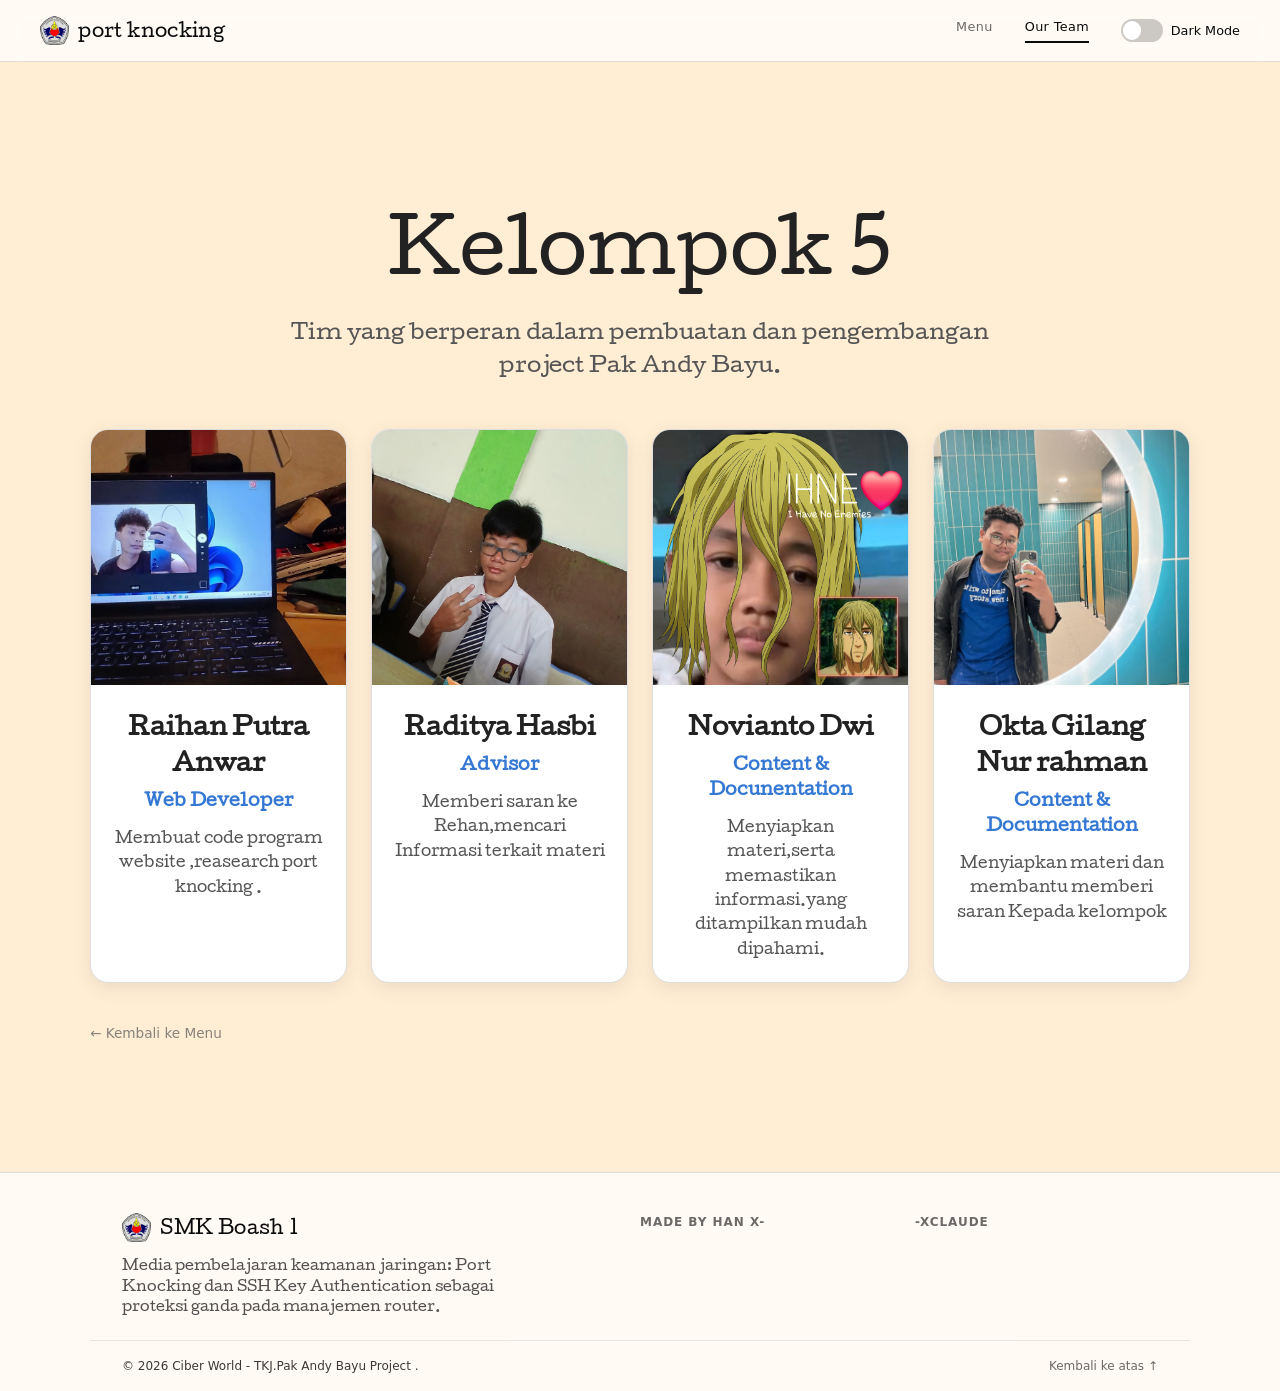
<file: team.html>
<!DOCTYPE html>
<html lang="id">

<head>
  <meta charset="UTF-8">
  <meta name="viewport" content="width=device-width, initial-scale=1">

  <!-- CSS utama kamu -->
  <link rel="stylesheet" href="style.css">

  <title>Our Team</title>

<style>

/* =========================================
   TEAM COLOR SYSTEM
========================================= */

:root {
  /* LIGHT MODE */
  --team-card-bg: #ffffff;
  --team-title: #222222;
  --team-text: #555555;
  --team-role: #3478d4;
  --team-border: #dddddd;

  --team-image-bg: #e1e3e6;
  --team-placeholder: #777777;

  --team-shadow: 0 5px 20px rgba(0, 0, 0, 0.08);
}


/* =========================================
   DARK MODE
   Bisa menangkap class di HTML maupun BODY
========================================= */

html.dark,
html.dark-mode,
html.dark-theme,
html[data-theme="dark"],
body.dark,
body.dark-mode,
body.dark-theme {

  --team-card-bg: #1c1c1c;
  --team-title: #ffffff;
  --team-text: #cccccc;
  --team-role: #6fa8ff;
  --team-border: #383838;

  --team-image-bg: #292929;
  --team-placeholder: #aaaaaa;

  --team-shadow: 0 5px 25px rgba(0, 0, 0, 0.4);
}


/* =========================================
   TEAM SECTION
========================================= */

.team-section {
  width: 90vw;
  max-width: 1100px;
  margin: 0 auto;
  padding: 5rem 0;

  color: var(--team-text);

  transition:
    color 0.4s ease;
}


/* =========================================
   TITLE
========================================= */

.team-title {
  text-align: center;
  margin-bottom: 1rem;

  font-size: clamp(2.5rem, 6vw, 4.5rem);

  color: var(--team-title);

  transition:
    color 0.4s ease;
}


.team-subtitle {
  text-align: center;

  max-width: 700px;
  margin: 0 auto 3rem;

  font-size: clamp(1rem, 2vw, 1.3rem);
  line-height: 1.6;

  color: var(--team-text);

  transition:
    color 0.4s ease;
}


/* =========================================
   GRID
========================================= */

.team-grid {
  display: grid;

  grid-template-columns: repeat(4, 1fr);

  gap: 1.5rem;
}


/* =========================================
   CARD
========================================= */

.team-card {
  background: var(--team-card-bg);

  color: var(--team-text);

  border: 1px solid var(--team-border);

  border-radius: 18px;

  overflow: hidden;

  box-shadow: var(--team-shadow);

  transition:
    background-color 0.4s ease,
    color 0.4s ease,
    border-color 0.4s ease,
    box-shadow 0.4s ease,
    transform 0.3s ease;
}


.team-card.show:hover {
  transform: translateY(-7px);
}


/* =========================================
   CARD TEXT
========================================= */

.team-card h2,
.team-card h3,
.team-card p {

  transition:
    color 0.4s ease;
}


/* NAMA */

.team-card h2 {
  color: var(--team-title);
}


/* ROLE */

.team-card h3 {
  color: var(--team-role);
}


/* DESKRIPSI */

.team-card p {
  color: var(--team-text);
}


/* =========================================
   IMAGE
========================================= */

.team-image {
  width: 100%;

  aspect-ratio: 1 / 1;

  overflow: hidden;

  background: var(--team-image-bg);

  transition:
    background-color 0.4s ease;
}


.team-image img {
  width: 100%;
  height: 100%;

  display: block;

  object-fit: cover;
}


/* =========================================
   PLACEHOLDER
========================================= */

.image-placeholder {
  width: 100%;
  height: 100%;

  display: flex;

  align-items: center;
  justify-content: center;

  text-align: center;

  background: var(--team-image-bg);

  color: var(--team-placeholder);

  transition:
    background-color 0.4s ease,
    color 0.4s ease;
}


/* =========================================
   CARD CONTENT
========================================= */

.team-info {
  padding: 1.4rem;

  text-align: center;
}


.team-name {
  margin: 0 0 0.5rem;

  font-size: clamp(1.2rem, 2vw, 1.5rem);

  font-weight: bold;
}


.team-role {
  margin: 0 0 0.8rem;

  font-size: 1.05rem;

  font-weight: bold;
}


.team-description {
  margin: 0;

  font-size: 0.95rem;

  line-height: 1.6;
}

/* =========================================
   FADE IN ON SCROLL
========================================= */

.team-card {
	opacity: 0;
	transform: translateY(40px);
	
	transition:
		opacity 0.8s ease,
		transform 0.8s ease,
		background-color 0.4s ease,
		color 0.4s ease,
		border-color 0.4s ease,
		box-shadow 0.4s ease;
}

.team-card.show {
	opacity: 1;
	transform: translateY(0);
}



/* =========================================
   TABLET
========================================= */

@media (max-width: 900px) {

  .team-grid {
    grid-template-columns: repeat(2, 1fr);

    gap: 1.2rem;
  }

}


/* =========================================
   MOBILE
========================================= */

@media (max-width: 600px) {

  .team-section {
    width: 90vw;

    padding: 3rem 0;
  }


  .team-title {
    font-size: 12vw;
  }


  .team-subtitle {
    font-size: 4vw;

    margin-bottom: 2rem;
  }


  .team-grid {
    grid-template-columns: 1fr;

    gap: 1.5rem;
  }


  .team-info {
    padding: 1.3rem;
  }


  .team-name {
    font-size: 6vw;
  }


  .team-role {
    font-size: 4.5vw;
  }


  .team-description {
    font-size: 4vw;
  }

}

</style>

</head>


<body>

  <!-- =========================
       HEADER
  ========================= -->

  <header class="site-header">

    <div class="site-header__brand">

      <img
        src="assets/logo.png"
        alt="Logo"
        class="site-header__icon"
      >

      <span class="site-header__wordmark">
        port knocking
      </span>

    </div>


    <nav class="site-header__nav site-header__nav--desktop">

      <a href="index.html">
        Menu
      </a>

      <a href="team.html" class="active">
        Our Team
      </a>

      <label class="theme-toggle">

        <input
          type="checkbox"
          class="theme-switch"
        >

        <span class="theme-toggle__track">
          <span class="theme-toggle__thumb"></span>
        </span>

        <span class="theme-toggle__label">
          Dark Mode
        </span>

      </label>

    </nav>


    <button
      class="burger"
      id="burger-btn"
      aria-label="Buka menu"
      aria-expanded="false"
    >

      <span></span>
      <span></span>
      <span></span>

    </button>

  </header>


  <!-- =========================
       MOBILE MENU
  ========================= -->

  <nav
    class="mobile-menu"
    id="mobile-menu"
  >

    <a href="index.html">
      Menu
    </a>

    <a href="team.html" class="active">
      Our Team
    </a>

    <label class="theme-toggle">

      <input
        type="checkbox"
        class="theme-switch"
      >

      <span class="theme-toggle__track">
        <span class="theme-toggle__thumb"></span>
      </span>

      <span class="theme-toggle__label">
        Dark Mode
      </span>

    </label>

  </nav>


  <!-- =========================
       OUR TEAM
  ========================= -->

  <main class="team-section">

    <h1 class="team-title">
      Kelompok 5
    </h1>

    <p class="team-subtitle">
      Tim yang berperan dalam pembuatan dan
      pengembangan project Pak Andy Bayu.
    </p>


    <div class="team-grid">


      <!-- TEAM 1 -->

      <article class="team-card">

        <div class="team-image">


            <img src="assets/hanteng.jpg" alt="Nama Anggota 1">
          -->

          <div class="image-placeholder">
            Foto Anggota 1
          </div>

        </div>

        <div class="team-info">

          <h2 class="team-name">
            Raihan Putra Anwar
          </h2>

          <h3 class="team-role">
            Web Developer
          </h3>

          <p class="team-description">
            Membuat code program website ,reasearch port knocking . 
          </p>

        </div>

      </article>



      <!-- TEAM 2 -->

      <article class="team-card">

        <div class="team-image">
          
          <img src="assets/radit.jpg" alt="radit" />

          <div class="image-placeholder">
            Foto Anggota 2
          </div>

        </div>

        <div class="team-info">

          <h2 class="team-name">
            Raditya Hasbi
          </h2>

          <h3 class="team-role">
            Advisor
          </h3>

          <p class="team-description">
            Memberi saran ke Rehan,mencari Informasi terkait materi
          </p>

        </div>

      </article>



      <!-- TEAM 3 -->

      <article class="team-card">

        <div class="team-image">
          
          <img src="assets/viant.jpg" alt="" />

          <div class="image-placeholder">
            Foto Anggota 3
          </div>

        </div>

        <div class="team-info">

          <h2 class="team-name">
            Novianto Dwi 
          </h2>

          <h3 class="team-role">
            Content & Docunentation
          </h3>

          <p class="team-description">
            Menyiapkan materi,serta memastikan informasi.yang ditampilkan mudah dipahami.
          </p>

        </div>

      </article>



      <!-- TEAM 4 -->

      <article class="team-card">

        <div class="team-image">
          
          <img src="assets/gilang.jpg" alt="gilang" />

          <div class="image-placeholder">
            Foto Anggota 4
          </div>

        </div>

        <div class="team-info">

          <h2 class="team-name">
            Okta Gilang Nur rahman
          </h2>

          <h3 class="team-role">
            Content & Documentation
          </h3>

          <p class="team-description">
            Menyiapkan materi dan membantu memberi saran Kepada kelompok
          </p>

        </div>

      </article>
      
      <a href="index.html" class="back-link">← Kembali ke Menu</a>
  </div>


    </div>

  </main>

<footer class="site-footer">
  <div class="site-footer__inner">
    <div class="site-footer__col site-footer__about">
      <div class="site-footer__brand">
        <img src="assets/logo.png" alt="Logo" class="site-header__icon">
        <span class="site-header__wordmark">SMK Boash 1</span>
      </div>
      <p>Media pembelajaran keamanan jaringan: Port Knocking dan SSH Key Authentication sebagai proteksi ganda pada manajemen router.</p>
    </div>

    <nav class="site-footer__col" aria-label="Materi">
      <h3>Made By Han x-</h3>
      
    </nav>

    <nav class="site-footer__col" aria-label="Navigasi">
      <h3>-xClaude</h3>

    </nav>
  </div>

  <div class="site-footer__bottom">
    <span>© <span id="year">2026</span> Ciber World - TKJ.Pak Andy Bayu Project .</span>
    <a href="#top">Kembali ke atas ↑</a>
  </div>
</footer>


  <!-- JS utama kamu -->
  <script src="main.js"></script>

</body>

</html>
</file>
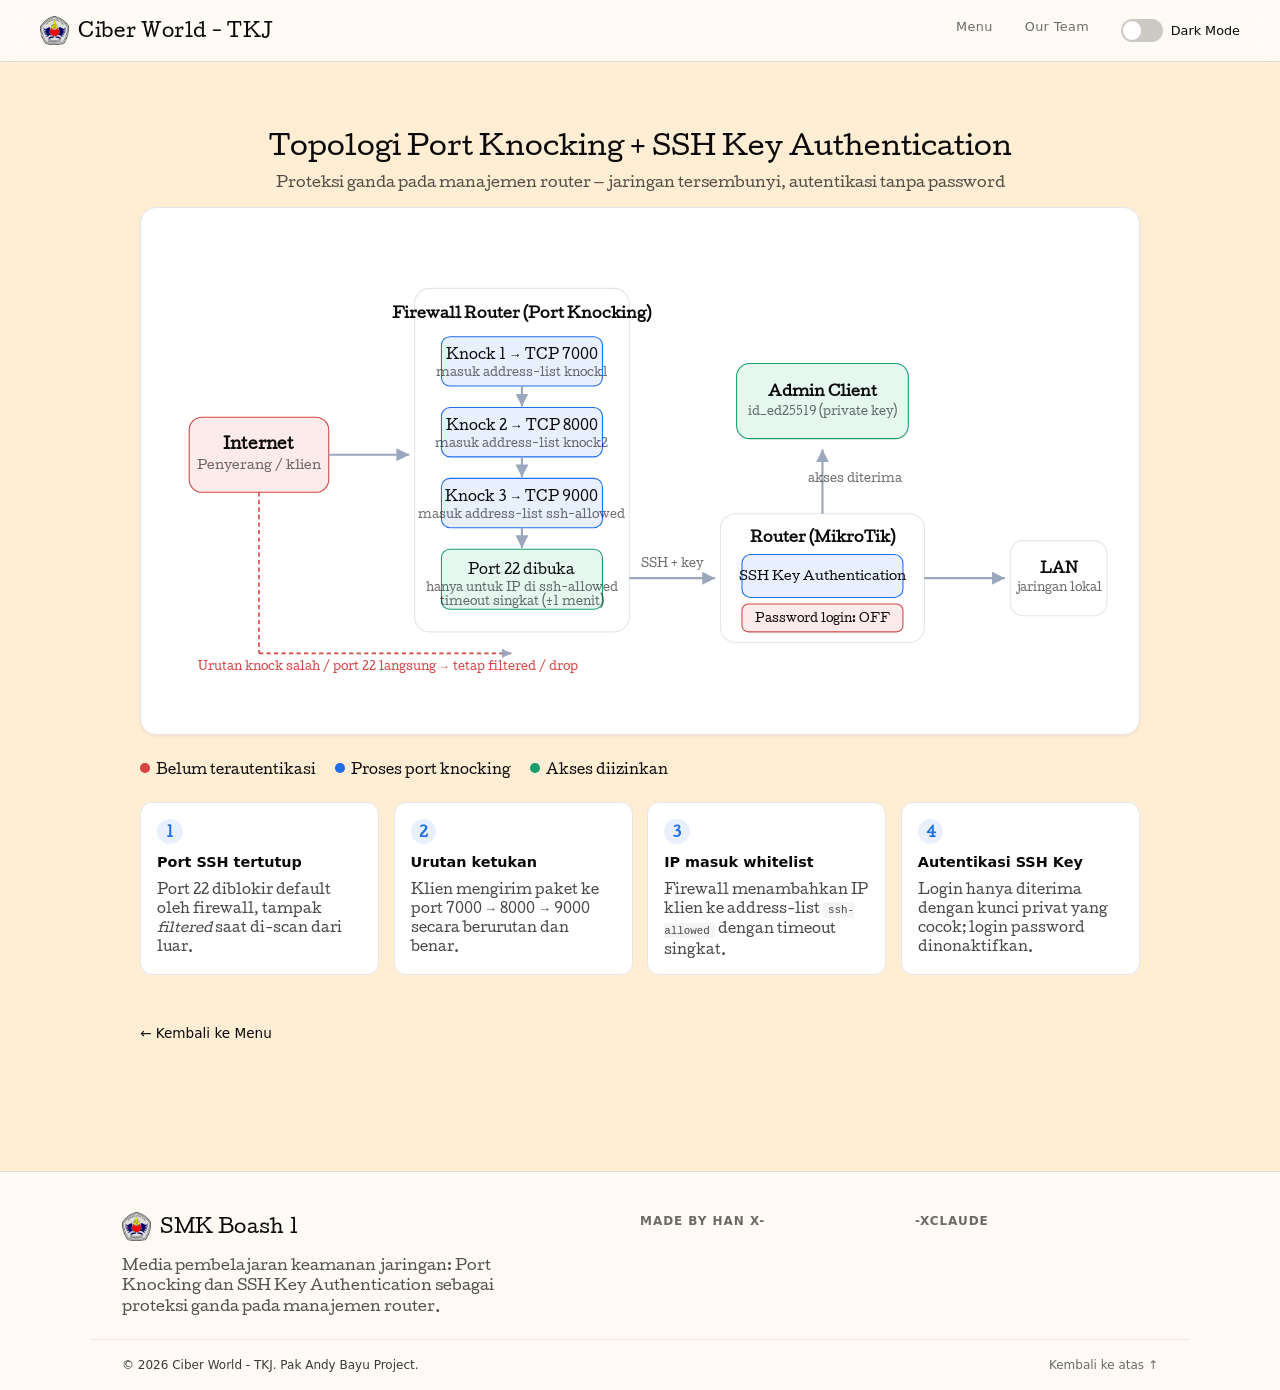
<file: topologis.html>
<!DOCTYPE html>
<html lang="id">
<head>
	<meta charset="UTF-8">
	<meta name="viewport" content="width=device-width, initial-scale=1">
	<link rel="stylesheet" href="style.css">
	<title>Topologi - Ciber World TKJ</title>
	<style>
		/* ===== variabel khusus diagram, ikut light/dark via light-dark() ===== */
		:root {
			--diagram-surface: light-dark(#ffffff, #161d2b);
			--diagram-border: light-dark(#e2e6ed, #263048);
			--diagram-accent: light-dark(#1f6feb, #5b9dff);
			--diagram-accent-soft: light-dark(#e8f0fe, #1b2b4a);
			--diagram-danger: light-dark(#d64545, #ff6b6b);
			--diagram-danger-soft: light-dark(#fdeaea, #3a1f22);
			--diagram-ok: light-dark(#1a9e6b, #3ddc97);
			--diagram-ok-soft: light-dark(#e6f7f0, #123628);
			--diagram-line: light-dark(#9aa7bd, #4a567a);
		}

		.topology-wrap {
  width: 90vw;
  max-width: 1000px;
  margin: 0 auto;
  padding-bottom: 3rem;
}

		.hero {
			padding: 2rem 1.25rem 1rem;
			text-align: center;
		}
		.hero h1 {
			margin: 0 0 .4rem;
			font-size: clamp(1.2rem, 4vw, 1.6rem);
		}
		.hero p {
			margin: 0;
			opacity: .7;
			font-size: .85rem;
		}

		.diagram-card {
  width: 100%;
  box-sizing: border-box;
  background: var(--diagram-surface);
  border: 1px solid var(--diagram-border);
  border-radius: 16px;
  padding: 1rem;
  overflow-x: auto;
  box-shadow: 0 1px 3px rgba(0,0,0,.06);
}

.diagram-card svg {
  display: block;
  width: 100%;
  min-width: 640px;
  height: auto;
}

		.legend {
			margin-top: 1.5rem;
			display: flex;
			flex-wrap: wrap;
			gap: .6rem 1.2rem;
			font-size: .8rem;
			opacity: .75;
		}
		.legend span {
			display: inline-flex;
			align-items: center;
			gap: .4rem;
		}
		.dot {
			width: .6rem;
			height: .6rem;
			border-radius: 50%;
			flex-shrink: 0;
		}

		.steps {
			margin-top: 1.5rem;
			display: grid;
			grid-template-columns: repeat(auto-fit, minmax(220px, 1fr));
			gap: .9rem;
		}
		.step {
			background: var(--diagram-surface);
			border: 1px solid var(--diagram-border);
			border-radius: 12px;
			padding: 1rem;
		}
		.step .num {
			display: inline-flex;
			align-items: center;
			justify-content: center;
			width: 1.6rem;
			height: 1.6rem;
			border-radius: 50%;
			background: var(--diagram-accent-soft);
			color: var(--diagram-accent);
			font-weight: 700;
			font-size: .85rem;
			margin-bottom: .5rem;
		}
		.step h3 {
			margin: 0 0 .3rem;
			font-size: .9rem;
			font-family: system-ui, sans-serif;
		}
		.step p {
			margin: 0;
			opacity: .75;
			font-size: .8rem;
		}
		
		/* =========================================
   FADE IN ON SCROLL
========================================= */

.hero,
.diagram-card,
.legend,
.step,
.back-link {
  opacity: 0;
  transform: translateY(5vw);

  transition:
    opacity 0.8s ease,
    transform 0.8s ease;
}


/* Saat masuk viewport */

.hero.show,
.diagram-card.show,
.legend.show,
.step.show,
.back-link.show {
  opacity: 1;
  transform: translateY(0);
}
		
		
		@media (max-width: 768px) {
  .topology-wrap {
    width: 90vw;
  }

  .hero {
    padding: 1.5rem 0.5rem 1rem;
  }

  .hero h1 {
    font-size: 5vw;
  }

  .hero p {
    font-size: 3.2vw;
  }

  .diagram-card {
    padding: 0.5rem;
    border-radius: 12px;
  }

  .diagram-card svg {
    min-width: 640px;
  }

  .legend {
    font-size: 3vw;
    gap: 0.5rem 1rem;
  }

  .steps {
    grid-template-columns: 1fr;
    gap: 0.7rem;
  }

  .step {
    padding: 0.9rem;
  }

  .step h3 {
    font-size: 4vw;
  }

  .step p {
    font-size: 3.3vw;
  }
}
		
		
	</style>
</head>
<body>

<header class="site-header">
	<div class="site-header__brand">
		<img src="assets/logo.png" alt="Ciber World - TKJ" class="site-header__icon">
		<span class="site-header__wordmark">Ciber World - TKJ</span>
	</div>

	<nav class="site-header__nav site-header__nav--desktop">
		<a href="index.html">Menu</a>
		<a href="team.html">Our Team</a>
		<label class="theme-toggle">
			<input type="checkbox" class="theme-switch">
			<span class="theme-toggle__track"><span class="theme-toggle__thumb"></span></span>
			<span class="theme-toggle__label">Dark Mode</span>
		</label>
	</nav>

	<button class="burger" id="burger-btn" aria-label="Buka menu" aria-expanded="false">
		<span></span><span></span><span></span>
	</button>
</header>

<nav class="mobile-menu" id="mobile-menu">
	<a href="index.html">Menu</a>
	<a href="team.html">Our Team</a>
	<label class="theme-toggle">
		<input type="checkbox" class="theme-switch">
		<span class="theme-toggle__track"><span class="theme-toggle__thumb"></span></span>
		<span class="theme-toggle__label">Dark Mode</span>
	</label>
</nav>

<main>
	<div class="topology-wrap">
		<div class="hero">
			<h1>Topologi Port Knocking + SSH Key Authentication</h1>
			<p>Proteksi ganda pada manajemen router — jaringan tersembunyi, autentikasi tanpa password</p>
		</div>

		<div class="diagram-card">
			<svg viewBox="0 0 900 460" xmlns="http://www.w3.org/2000/svg">
				<defs>
					<marker id="arrow" markerWidth="8" markerHeight="8" refX="6" refY="3" orient="auto">
						<path d="M0,0 L6,3 L0,6 Z" fill="var(--diagram-line)"></path>
					</marker>
				</defs>

				<rect x="30" y="180" width="130" height="70" rx="12" fill="var(--diagram-danger-soft)" stroke="var(--diagram-danger)"></rect>
				<text x="95" y="210" text-anchor="middle" fill="currentColor" font-size="14" font-weight="600">Internet</text>
				<text x="95" y="228" text-anchor="middle" fill="currentColor" opacity=".6" font-size="11">Penyerang / klien</text>

				<line x1="160" y1="215" x2="235" y2="215" stroke="var(--diagram-line)" stroke-width="2" marker-end="url(#arrow)"></line>

				<rect x="240" y="60" width="200" height="320" rx="14" fill="var(--diagram-surface)" stroke="var(--diagram-border)"></rect>
				<text x="340" y="88" text-anchor="middle" font-size="13" font-weight="700" fill="currentColor">Firewall Router (Port Knocking)</text>

				<rect x="265" y="105" width="150" height="46" rx="8" fill="var(--diagram-accent-soft)" stroke="var(--diagram-accent)"></rect>
				<text x="340" y="126" text-anchor="middle" font-size="12" fill="currentColor">Knock 1 → TCP 7000</text>
				<text x="340" y="142" text-anchor="middle" font-size="10" fill="currentColor" opacity=".6">masuk address-list knock1</text>

				<line x1="340" y1="151" x2="340" y2="170" stroke="var(--diagram-line)" stroke-width="2" marker-end="url(#arrow)"></line>

				<rect x="265" y="171" width="150" height="46" rx="8" fill="var(--diagram-accent-soft)" stroke="var(--diagram-accent)"></rect>
				<text x="340" y="192" text-anchor="middle" font-size="12" fill="currentColor">Knock 2 → TCP 8000</text>
				<text x="340" y="208" text-anchor="middle" font-size="10" fill="currentColor" opacity=".6">masuk address-list knock2</text>

				<line x1="340" y1="217" x2="340" y2="236" stroke="var(--diagram-line)" stroke-width="2" marker-end="url(#arrow)"></line>

				<rect x="265" y="237" width="150" height="46" rx="8" fill="var(--diagram-accent-soft)" stroke="var(--diagram-accent)"></rect>
				<text x="340" y="258" text-anchor="middle" font-size="12" fill="currentColor">Knock 3 → TCP 9000</text>
				<text x="340" y="274" text-anchor="middle" font-size="10" fill="currentColor" opacity=".6">masuk address-list ssh-allowed</text>

				<line x1="340" y1="283" x2="340" y2="302" stroke="var(--diagram-line)" stroke-width="2" marker-end="url(#arrow)"></line>

				<rect x="265" y="303" width="150" height="56" rx="8" fill="var(--diagram-ok-soft)" stroke="var(--diagram-ok)"></rect>
				<text x="340" y="326" text-anchor="middle" font-size="12" fill="currentColor">Port 22 dibuka</text>
				<text x="340" y="342" text-anchor="middle" font-size="10" fill="currentColor" opacity=".6">hanya untuk IP di ssh-allowed</text>
				<text x="340" y="355" text-anchor="middle" font-size="10" fill="currentColor" opacity=".6">timeout singkat (±1 menit)</text>

				<line x1="440" y1="330" x2="520" y2="330" stroke="var(--diagram-line)" stroke-width="2" marker-end="url(#arrow)"></line>
				<text x="480" y="320" text-anchor="middle" font-size="10" fill="currentColor" opacity=".6">SSH + key</text>

				<rect x="525" y="270" width="190" height="120" rx="14" fill="var(--diagram-surface)" stroke="var(--diagram-border)"></rect>
				<text x="620" y="296" text-anchor="middle" font-size="13" font-weight="700" fill="currentColor">Router (MikroTik)</text>

				<rect x="545" y="308" width="150" height="40" rx="8" fill="var(--diagram-accent-soft)" stroke="var(--diagram-accent)"></rect>
				<text x="620" y="332" text-anchor="middle" font-size="11" fill="currentColor">SSH Key Authentication</text>

				<rect x="545" y="354" width="150" height="26" rx="6" fill="var(--diagram-danger-soft)" stroke="var(--diagram-danger)"></rect>
				<text x="620" y="371" text-anchor="middle" font-size="10" fill="currentColor">Password login: OFF</text>

				<line x1="620" y1="270" x2="620" y2="210" stroke="var(--diagram-line)" stroke-width="2" marker-end="url(#arrow)"></line>
				<text x="650" y="240" text-anchor="middle" font-size="10" fill="currentColor" opacity=".6">akses diterima</text>

				<rect x="540" y="130" width="160" height="70" rx="12" fill="var(--diagram-ok-soft)" stroke="var(--diagram-ok)"></rect>
				<text x="620" y="160" text-anchor="middle" font-size="13" font-weight="600" fill="currentColor">Admin Client</text>
				<text x="620" y="178" text-anchor="middle" font-size="10" fill="currentColor" opacity=".6">id_ed25519 (private key)</text>

				<line x1="715" y1="330" x2="790" y2="330" stroke="var(--diagram-line)" stroke-width="2" marker-end="url(#arrow)"></line>
				<rect x="795" y="295" width="90" height="70" rx="12" fill="var(--diagram-surface)" stroke="var(--diagram-border)"></rect>
				<text x="840" y="325" text-anchor="middle" font-size="12" font-weight="600" fill="currentColor">LAN</text>
				<text x="840" y="342" text-anchor="middle" font-size="10" fill="currentColor" opacity=".6">jaringan lokal</text>

				<line x1="95" y1="250" x2="95" y2="400" stroke="var(--diagram-danger)" stroke-width="1.5" stroke-dasharray="4 3"></line>
				<line x1="95" y1="400" x2="330" y2="400" stroke="var(--diagram-danger)" stroke-width="1.5" stroke-dasharray="4 3" marker-end="url(#arrow)"></line>
				<text x="215" y="416" text-anchor="middle" font-size="10" fill="var(--diagram-danger)">Urutan knock salah / port 22 langsung → tetap filtered / drop</text>
			</svg>
		</div>

		<div class="legend">
			<span><i class="dot" style="background:var(--diagram-danger)"></i> Belum terautentikasi</span>
			<span><i class="dot" style="background:var(--diagram-accent)"></i> Proses port knocking</span>
			<span><i class="dot" style="background:var(--diagram-ok)"></i> Akses diizinkan</span>
		</div>

		<div class="steps">
			<div class="step"><span class="num">1</span>
				<h3>Port SSH tertutup</h3>
				<p>Port 22 diblokir default oleh firewall, tampak <em>filtered</em> saat di-scan dari luar.</p>
			</div>
			<div class="step"><span class="num">2</span>
				<h3>Urutan ketukan</h3>
				<p>Klien mengirim paket ke port 7000 → 8000 → 9000 secara berurutan dan benar.</p>
			</div>
			<div class="step"><span class="num">3</span>
				<h3>IP masuk whitelist</h3>
				<p>Firewall menambahkan IP klien ke address-list <code>ssh-allowed</code> dengan timeout singkat.</p>
			</div>
			<div class="step"><span class="num">4</span>
				<h3>Autentikasi SSH Key</h3>
				<p>Login hanya diterima dengan kunci privat yang cocok; login password dinonaktifkan.</p>
			</div>
		</div>

		<a href="index.html" class="back-link">← Kembali ke Menu</a>
	</div>
</main>

<footer class="site-footer">
	<div class="site-footer__inner">
		<div class="site-footer__col site-footer__about">
			<div class="site-footer__brand">
				<img src="assets/logo.png" alt="Logo" class="site-header__icon">
				<span class="site-header__wordmark">SMK Boash 1</span>
			</div>
			<p>Media pembelajaran keamanan jaringan: Port Knocking dan SSH Key Authentication sebagai proteksi ganda pada manajemen router.</p>
		</div>
		<nav class="site-footer__col" aria-label="Materi">
			<h3>Made By Han x-</h3>
		</nav>
		<nav class="site-footer__col" aria-label="Navigasi">
			<h3>-xClaude</h3>
		</nav>
	</div>
	<div class="site-footer__bottom">
		<span>© <span id="year">2026</span> Ciber World - TKJ. Pak Andy Bayu Project.</span>
		<a href="#top">Kembali ke atas ↑</a>
	</div>
</footer>

<script src="main.js"></script>
</body>
</html>
</file>
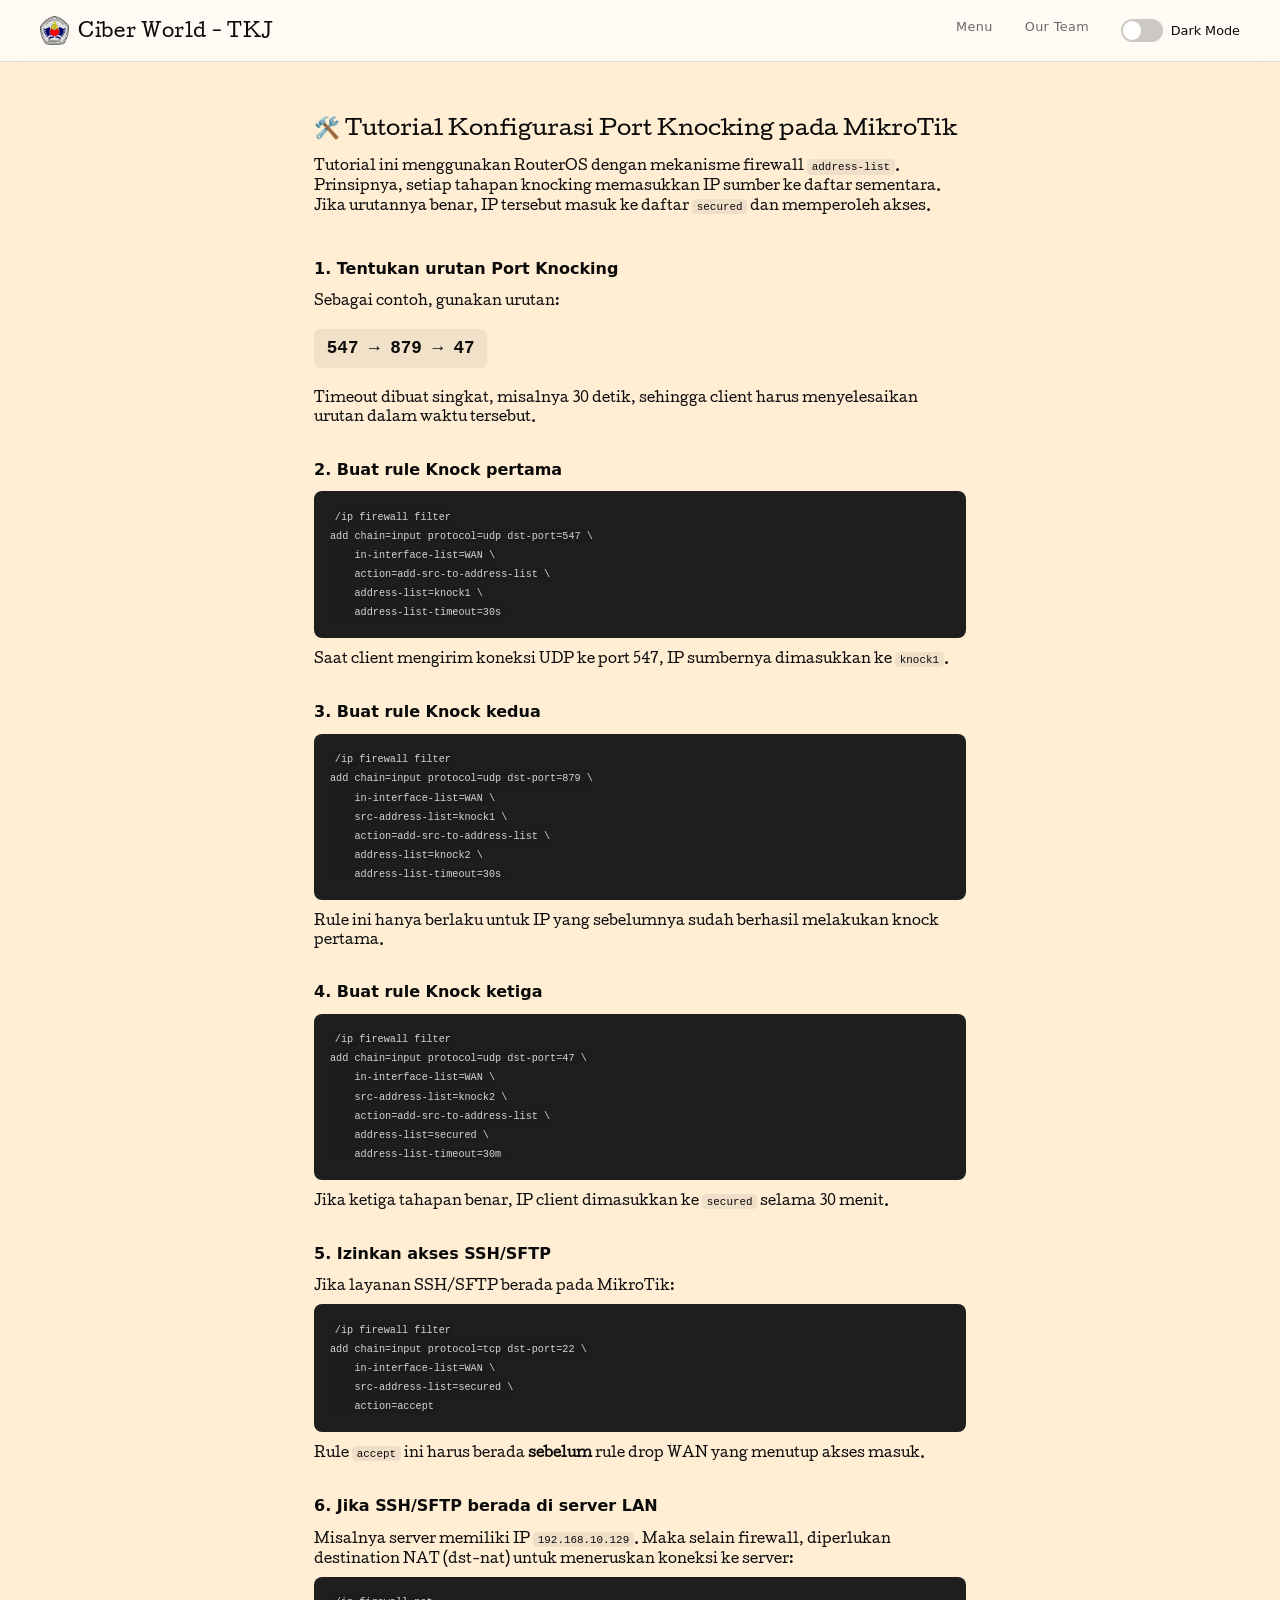
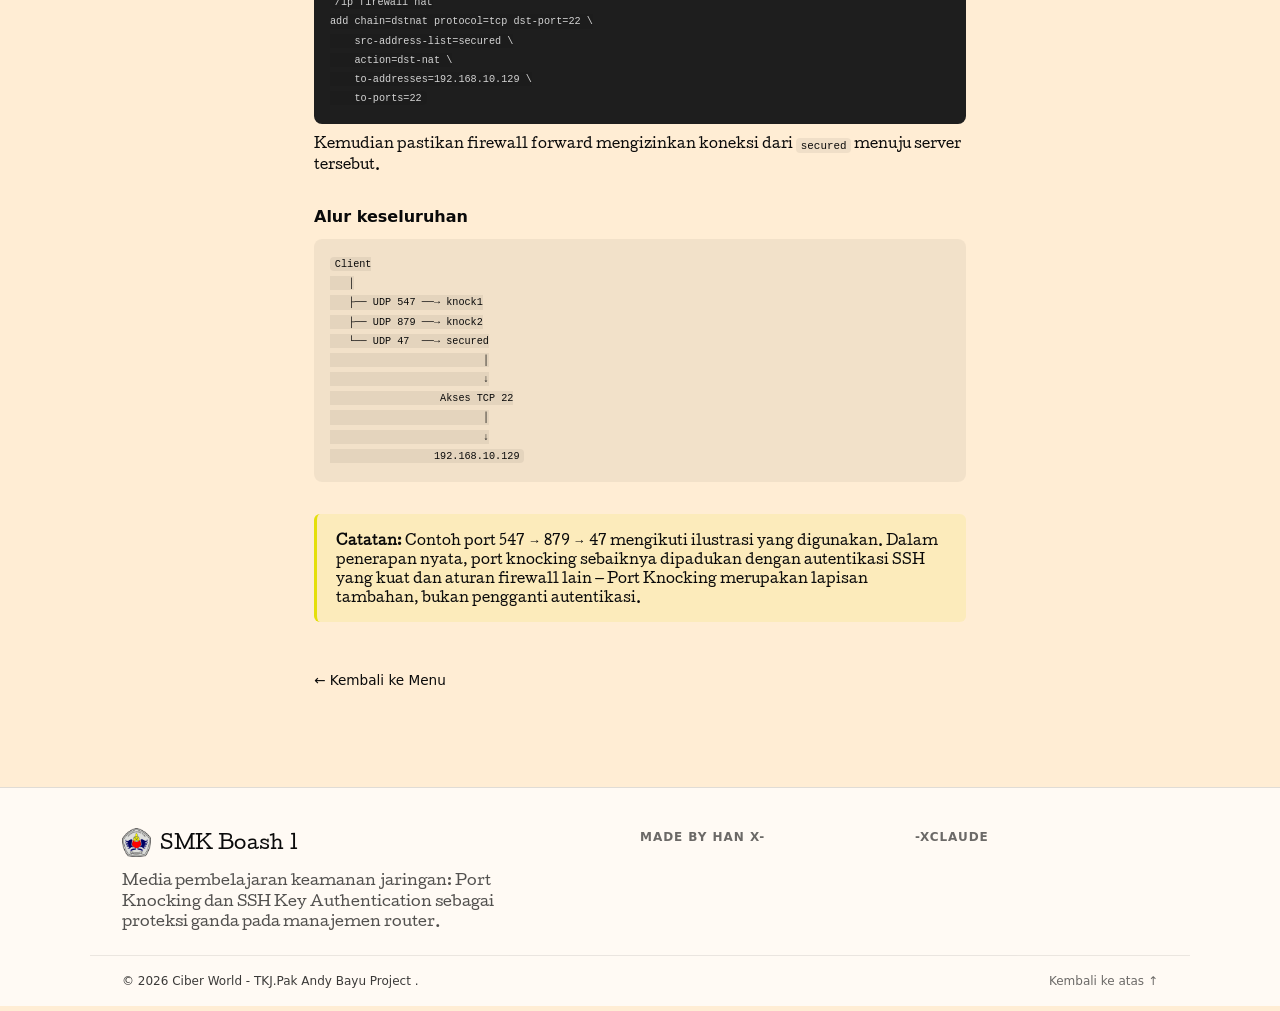
<file: tutor.html>
<!DOCTYPE html>
<html>
<head>
	<meta charset="UTF-8">
	<meta name="viewport" content="width=device-width, initial-scale=1">
	<link rel="stylesheet" href="style.css">
	<title>Tutorial - Ciber World TKJ</title>
	
	<style>
		
		/* ===== scroll reveal ===== */
.article > h1,
.article > p,
.article > .step,
.article > .note,
.article > .back-link {
  opacity: 0;
  transform: translateY(40px);
  transition:
    opacity 0.8s ease,
    transform 0.8s ease;
}

.article > h1.show,
.article > p.show,
.article > .step.show,
.article > .note.show,
.article > .back-link.show {
  opacity: 1;
  transform: translateY(0);
}
		
	</style>
	
</head>
<body>

<header class="site-header">
	<div class="site-header__brand">
		<img src="assets/logo.png" alt="Ciber World - TKJ" class="site-header__icon">
		<span class="site-header__wordmark">Ciber World - TKJ</span>
	</div>
	<nav class="site-header__nav site-header__nav--desktop">
		<a href="index.html">Menu</a>
		<a href="team.html">Our Team</a>
		<label class="theme-toggle">
			<input type="checkbox" class="theme-switch">
			<span class="theme-toggle__track"><span class="theme-toggle__thumb"></span></span>
			<span class="theme-toggle__label">Dark Mode</span>
		</label>
	</nav>
	<button class="burger" id="burger-btn" aria-label="Buka menu" aria-expanded="false">
		<span></span><span></span><span></span>
	</button>
</header>

<nav class="mobile-menu" id="mobile-menu">
	<a href="index.html">Menu</a>
	<a href="team.html">Our Team</a>
	<label class="theme-toggle">
		<input type="checkbox" class="theme-switch">
		<span class="theme-toggle__track"><span class="theme-toggle__thumb"></span></span>
		<span class="theme-toggle__label">Dark Mode</span>
	</label>
</nav>

<main class="article-main">
	<article class="article">
		<h1 class="judul">🛠️ Tutorial Konfigurasi Port Knocking pada MikroTik</h1>
		<p class="p-subtext">
			Tutorial ini menggunakan RouterOS dengan mekanisme firewall <code>address-list</code>.
			Prinsipnya, setiap tahapan knocking memasukkan IP sumber ke daftar sementara.
			Jika urutannya benar, IP tersebut masuk ke daftar <code>secured</code> dan memperoleh akses.
		</p>

		<section class="step">
			<h2>1. Tentukan urutan Port Knocking</h2>
			<p>Sebagai contoh, gunakan urutan:</p>
			<p class="knock-sequence">547 → 879 → 47</p>
			<p>Timeout dibuat singkat, misalnya 30 detik, sehingga client harus menyelesaikan urutan dalam waktu tersebut.</p>
		</section>

		<section class="step">
			<h2>2. Buat rule Knock pertama</h2>
			<pre><code>/ip firewall filter
add chain=input protocol=udp dst-port=547 \
    in-interface-list=WAN \
    action=add-src-to-address-list \
    address-list=knock1 \
    address-list-timeout=30s</code></pre>
			<p>Saat client mengirim koneksi UDP ke port 547, IP sumbernya dimasukkan ke <code>knock1</code>.</p>
		</section>

		<section class="step">
			<h2>3. Buat rule Knock kedua</h2>
			<pre><code>/ip firewall filter
add chain=input protocol=udp dst-port=879 \
    in-interface-list=WAN \
    src-address-list=knock1 \
    action=add-src-to-address-list \
    address-list=knock2 \
    address-list-timeout=30s</code></pre>
			<p>Rule ini hanya berlaku untuk IP yang sebelumnya sudah berhasil melakukan knock pertama.</p>
		</section>

		<section class="step">
			<h2>4. Buat rule Knock ketiga</h2>
			<pre><code>/ip firewall filter
add chain=input protocol=udp dst-port=47 \
    in-interface-list=WAN \
    src-address-list=knock2 \
    action=add-src-to-address-list \
    address-list=secured \
    address-list-timeout=30m</code></pre>
			<p>Jika ketiga tahapan benar, IP client dimasukkan ke <code>secured</code> selama 30 menit.</p>
		</section>

		<section class="step">
			<h2>5. Izinkan akses SSH/SFTP</h2>
			<p>Jika layanan SSH/SFTP berada pada MikroTik:</p>
			<pre><code>/ip firewall filter
add chain=input protocol=tcp dst-port=22 \
    in-interface-list=WAN \
    src-address-list=secured \
    action=accept</code></pre>
			<p>Rule <code>accept</code> ini harus berada <strong>sebelum</strong> rule drop WAN yang menutup akses masuk.</p>
		</section>

		<section class="step">
			<h2>6. Jika SSH/SFTP berada di server LAN</h2>
			<p>Misalnya server memiliki IP <code>192.168.10.129</code>. Maka selain firewall, diperlukan destination NAT (dst-nat) untuk meneruskan koneksi ke server:</p>
			<pre><code>/ip firewall nat
add chain=dstnat protocol=tcp dst-port=22 \
    src-address-list=secured \
    action=dst-nat \
    to-addresses=192.168.10.129 \
    to-ports=22</code></pre>
			<p>Kemudian pastikan firewall forward mengizinkan koneksi dari <code>secured</code> menuju server tersebut.</p>
		</section>

		<section class="step">
			<h2>Alur keseluruhan</h2>
			<pre class="diagram"><code>Client
   │
   ├── UDP 547 ──→ knock1
   ├── UDP 879 ──→ knock2
   └── UDP 47  ──→ secured
                         │
                         ↓
                  Akses TCP 22
                         │
                         ↓
                 192.168.10.129</code></pre>
		</section>

		<aside class="note">
			<strong>Catatan:</strong> Contoh port 547 → 879 → 47 mengikuti ilustrasi yang digunakan.
			Dalam penerapan nyata, port knocking sebaiknya dipadukan dengan autentikasi SSH yang kuat
			dan aturan firewall lain — Port Knocking merupakan lapisan tambahan, bukan pengganti autentikasi.
		</aside>

		<a href="index.html" class="back-link">← Kembali ke Menu</a>
	</article>
</main>

<footer class="site-footer">
	<div class="site-footer__inner">
		<div class="site-footer__col site-footer__about">
			<div class="site-footer__brand">
				<img src="assets/logo.png" alt="Logo" class="site-header__icon">
				<span class="site-header__wordmark">SMK Boash 1</span>
			</div>
			<p>Media pembelajaran keamanan jaringan: Port Knocking dan SSH Key Authentication sebagai proteksi ganda pada manajemen router.</p>
		</div>
		
		<nav class="site-footer__col" aria-label="Materi">
			<h3>Made By Han x-</h3>
			
		</nav>
		
		<nav class="site-footer__col" aria-label="Navigasi">
			<h3>-xClaude</h3>
			
		</nav>
	</div>
	
	<div class="site-footer__bottom">
		<span>© <span id="year">2026</span> Ciber World - TKJ.Pak Andy Bayu Project .</span>
		<a href="#top">Kembali ke atas ↑</a>
	</div>
</footer>

<script src="main.js">
	
</script>
</body>
</html>
</file>
<file: style.css>
@import url(https://fonts.bunny.net/css?family=cutive:400);

@layer base, demo;

@layer demo {
	h1 {
		font-weight: 300;
		font-size: 1.3rem;
	}
	
	.judul{
		animation: fadeIn 2s ease;
	}
	
	.p-subtext{
	  padding-bottom:10px;
	  animation:fadeIn 2s ease;
	}

	.cards {
		--width: 300px;
		--rotate-duration: 500ms;
		--rotate-timing-function: linear(0, 0.417 25.5%, 0.867 49.4%, 1 57.7%, 0.925 65.1%, 0.908 68.6%, 0.902 72.2%, 0.916 78.2%, 0.988 92.1%, 1);
		--article-reveal-duration: 300ms;
		--article-reveal-delay: 500ms;
		--degrees: 360deg;
		--degree-start: 45deg;
		--items: 8;
		--radius: 300px;
		--item-size: 130px;

		@media (width > 800px) {
			--width: 350px;
			--radius: 350px;
			--item-size: 150px;
		}

		position: relative;
		width: var(--width);
		aspect-ratio: 3/4.25;
		background-image:
			linear-gradient(rgba(208 135 0 / .35), rgba(208 135 0 / .35)),
			url("https://raw.githubusercontent.com/cbolson/icodethis-challenges/main/assets/images/bg-paper-2.webp");
		background-repeat: no-repeat;
		background-size: cover;
		overflow: hidden;
		border-radius: 10px;
		outline: 1px solid light-dark(rgba(0 0 0 / .25), rgba(255 255 255 / .5));
		outline-offset: 10px;
		color: black;
		display: grid;

		&:has(#card-1:checked) {--target: 1;}
		&:has(#card-2:checked) {--target: 2;}
		&:has(#card-3:checked) {--target: 3;}
		&:has(#card-4:checked) {--target: 4;}
		&:has(#card-5:checked) {--target: 5;}
		&:has(#card-6:checked) {--target: 6;}
		&:has(#card-7:checked) {--target: 7;}
		&:has(#card-8:checked) {--target: 8;}

		& input[type="radio"] {
			position: absolute;
			width: 1px; height: 1px;
			padding: 0; margin: -1px;
			overflow: hidden;
			clip: rect(0, 0, 0, 0);
			white-space: nowrap;
			border-width: 0;
		}
	}

	.circle-container {
		&::before {
			content: '';
			position: absolute;
			inset: -230%;
			margin: auto;
			background-color: rgba(60 99 0 / .35);
			background-image:
				linear-gradient(rgba(60 99 0 / .5), rgba(60 99 0 / .5)),
				url("https://raw.githubusercontent.com/cbolson/icodethis-challenges/main/assets/images/bg-paper-2.webp");
			background-repeat: no-repeat;
			background-size: cover;
			border-radius: 50%;
			border: 1px solid rgba(0 0 0 / .25);
			z-index: 2;
			box-shadow: inset 5px 5px 15px 10px rgba(0 0 0 / .15), 5px 5px 10px 5px rgba(0 0 0 / .25);
			outline: 2px dashed rgba(255 255 255 / .5);
			outline-offset: -10px;
		}
		position: absolute;
		top: calc(var(--radius) * -1);
		left: 50%;
		translate: -50%;
		margin: auto;
		width: var(--item-size);
		height: var(--item-size);
		rotate: calc(var(--degrees) / var(--items) * var(--target));
		transition-property: rotate;
		transition-duration: var(--rotate-duration);
		transition-timing-function: var(--rotate-timing-function);
	}

	.circle-container > div {
		pointer-events: none;
		z-index: 2;
		&:nth-child(1) {--i: 1;}
		&:nth-child(2) {--i: 2;}
		&:nth-child(3) {--i: 3;}
		&:nth-child(4) {--i: 4;}
		&:nth-child(5) {--i: 5;}
		&:nth-child(6) {--i: 6;}
		&:nth-child(7) {--i: 7;}
		&:nth-child(8) {--i: 8;}
		--angle: calc((var(--degrees) / var(--items)) * (var(--i) - 1) + var(--degree-start));
		position: absolute;
		inset: 0;
		margin: auto;
		transform: rotate(var(--angle)) translate(var(--radius)) rotate(90deg);
		display: grid;
		place-content: center;

		& > img {
			width: 100%;
			object-fit: cover;
			rotate: 180deg;
			filter: drop-shadow(6px 14px 5px rgba(0 0 0 / .35));
		}
	}

	.contents {
		margin-top: var(--item-size);
		padding: 2rem 2rem 1rem;
		display: grid;

		& > article {
			grid-area: 1/1;
			display: grid;
			grid-template-rows: auto 1fr auto;
			opacity: var(--article-opacity,0);
			pointer-events: none;

			& :is(li,h2) {
				transition: var(--article-reveal-duration) ease-in-out;
				transition-delay: var(--article-delay,0ms);
				opacity: var(--article-opacity,0);
				translate: 0 var(--article-y,20px);
			}
			& li:nth-child(1) { transition-delay: calc(var(--article-delay) * 2); }
			& li:nth-child(2) { transition-delay: calc(var(--article-delay) * 3); }
			& li:nth-child(3) { transition-delay: calc(var(--article-delay) * 4); }
			& h2 { font-size: 1rem; margin-block: 1rem; font-weight: 300; }
			& ul { margin-block: 0; font-weight: 300; padding-inline-start: 1rem; display: grid; gap: .5rem; place-content: start; }
			& li { margin: 0; }
			& li > span { color: #555; }
			& > .buttons {
				display: flex;
				justify-content: center;
				gap: 1rem;

				& > label {
					font-size: 1.4rem;
					cursor: pointer;
					transition: color 150ms ease-in-out;
					&:hover { color: steelblue; }
					&[disabled] { opacity: .25; pointer-events: none; }
				}
			}
		}
	}

	.cards {
		&:has(#card-1:checked) > .contents > article:nth-child(1) { --article-opacity: 1; --article-y: 0; pointer-events: auto; --article-delay: var(--article-reveal-delay); }
		&:has(#card-2:checked) > .contents > article:nth-child(2) { --article-opacity: 1; --article-y: 0; pointer-events: auto; --article-delay: var(--article-reveal-delay); }
		&:has(#card-3:checked) > .contents > article:nth-child(3) { --article-opacity: 1; --article-y: 0; pointer-events: auto; --article-delay: var(--article-reveal-delay); }
		&:has(#card-4:checked) > .contents > article:nth-child(4) { --article-opacity: 1; --article-y: 0; pointer-events: auto; --article-delay: var(--article-reveal-delay); }
		&:has(#card-5:checked) > .contents > article:nth-child(5) { --article-opacity: 1; --article-y: 0; pointer-events: auto; --article-delay: var(--article-reveal-delay); }
		&:has(#card-6:checked) > .contents > article:nth-child(6) { --article-opacity: 1; --article-y: 0; pointer-events: auto; --article-delay: var(--article-reveal-delay); }
		&:has(#card-7:checked) > .contents > article:nth-child(7) { --article-opacity: 1; --article-y: 0; pointer-events: auto; --article-delay: var(--article-reveal-delay); }
		&:has(#card-8:checked) > .contents > article:nth-child(8) { --article-opacity: 1; --article-y: 0; pointer-events: auto; --article-delay: var(--article-reveal-delay); }
	}
}

@layer base {
	* { box-sizing: border-box; }

	:root {
		color-scheme: light dark;
		--bg-dark: rgb(27, 15, 5);
		--bg-light: rgb(255, 237, 212);
		--txt-light: rgb(10, 10, 10);
		--txt-dark: rgb(245, 245, 245);
	}
	:root[data-theme="light"] { color-scheme: light; }
	:root[data-theme="dark"] { color-scheme: dark; }

	html { scroll-behavior: smooth; }

	body {
		margin: 0;
		padding: 0;
		min-height: 100svh;
		background-color: light-dark(var(--bg-light), var(--bg-dark));
		color: light-dark(var(--txt-light), var(--txt-dark));
		font-family: 'Cutive', serif;
		font-size: .8rem;
		line-height: 1.5;
	}

	main {
		display: grid;
		place-content: center;
		justify-items: center;
		padding: 2rem;
	}

.direct{
	text-decoration: none;
	
	background-color:#E4DF0B;
	color: #000;
}

	/* ===== header ===== */
	.site-header {
		position: sticky;
		top: 0;
		z-index: 10;
		display: flex;
		align-items: center;
		justify-content: space-between;
		width: 100%;
		padding: 1rem 2.5rem;
		background-color: light-dark(rgba(255 255 255 / .75), rgba(20 20 20 / .75));
		backdrop-filter: blur(8px);
		border-bottom: 1px solid light-dark(rgba(0 0 0 / .12), rgba(255 255 255 / .12));
	}

	.site-header__brand {
		display: flex;
		align-items: center;
		gap: .6rem;
	}

	.site-header__icon {
		width: 1.8rem;
		height: 1.8rem;
		object-fit: cover;
		flex-shrink: 0;
	}

	.site-header__wordmark {
		font-size: 1.1rem;
		letter-spacing: .02em;
	}

	.site-header__nav--desktop {
		display: flex;
		align-items: center;
		gap: 2rem;
	}

	.site-header__nav--desktop a {
		font-family: system-ui, sans-serif;
		font-size: .8rem;
		font-weight: 500;
		letter-spacing: .03em;
		text-decoration: none;
		color: inherit;
		opacity: .6;
		padding-bottom: .3rem;
		border-bottom: 2px solid transparent;
		transition: opacity 150ms ease-in-out;
	}
	.site-header__nav--desktop a:hover { opacity: 1; }
	.site-header__nav--desktop a.active { opacity: 1; border-bottom-color: currentColor; }

	/* ===== toggle ===== */
	.theme-toggle {
		display: flex;
		align-items: center;
		gap: .5rem;
		cursor: pointer;
	}
	.theme-toggle input {
		position: absolute;
		width: 1px; height: 1px;
		overflow: hidden;
		clip: rect(0, 0, 0, 0);
	}
	.theme-toggle__track {
		width: 2.6rem;
		height: 1.4rem;
		border-radius: 999px;
		background-color: light-dark(rgba(0 0 0 / .2), rgba(255 255 255 / .25));
		position: relative;
		flex-shrink: 0;
		transition: background-color 150ms ease-in-out;
	}
	.theme-toggle__thumb {
		position: absolute;
		top: 2px; left: 2px;
		width: 1.15rem; height: 1.15rem;
		border-radius: 50%;
		background-color: light-dark(#fff, #1b0f05);
		transition: translate 150ms ease-in-out;
	}
	.theme-toggle input:checked ~ .theme-toggle__track .theme-toggle__thumb { translate: 1.2rem 0; }
	.theme-toggle__label { font-family: system-ui, sans-serif; font-size: .8rem; }

	/* ===== burger ===== */
	.burger {
		display: none;
		flex-direction: column;
		justify-content: center;
		gap: 5px;
		width: 2.2rem;
		height: 2.2rem;
		background: none;
		border: none;
		cursor: pointer;
		padding: 0;
	}
	.burger span {
		display: block;
		width: 100%;
		height: 2px;
		background-color: currentColor;
		transition: 200ms ease-in-out;
	}
	.burger[aria-expanded="true"] span:nth-child(1) { translate: 0 7px; rotate: 45deg; }
	.burger[aria-expanded="true"] span:nth-child(2) { opacity: 0; }
	.burger[aria-expanded="true"] span:nth-child(3) { translate: 0 -7px; rotate: -45deg; }

	/* ===== mobile menu ===== */
	.mobile-menu {
		top:4.2rem;
		display: none;
		position:fixed;
		flex-direction: column;
		right:0;
		gap: 1.2rem;
		z-index:9;
		padding: 1.2rem 2rem 1.5rem;
		animation: fadeIn .7s ease;
		background-color: light-dark(rgba(255 255 255 / .95), rgba(20 20 20 / .95));
		border-bottom: 1px solid light-dark(rgba(0 0 0 / .12), rgba(255 255 255 / .12));
	}
	
	@keyframes fadeIn{
		from{
			opacity: 0;
		}
		
		to{
			opacity: 1;
		}
	}
	
	.mobile-menu.open { display: flex; }
	.mobile-menu a {
		font-family: system-ui, sans-serif;
		font-size: .9rem;
		text-decoration: none;
		color: inherit;
		opacity: .7;
	}
	.mobile-menu a.active { opacity: 1; font-weight: 600; }

	@media (width < 700px) {
		.site-header__nav--desktop { display: none; }
		.burger { display: flex; }
	}

	@media (width < 500px) {
		.site-header { padding: 1rem 1.5rem; }
	}
	
	.article-main {
	display: block;
	max-width: 700px;
	margin: 0 auto;
	padding: 2rem 1.5rem 3rem;
}

.article h1.judul {
	font-size: 1.3rem;
	margin-bottom: .5rem;
}

.article .p-subtext {
	max-width: none;
	margin-bottom: 2rem;
}

.step {
	margin-bottom: 2rem;
}

.step h2 {
	font-size: 1rem;
	font-weight: 600;
	font-family: system-ui, sans-serif;
	margin-bottom: .6rem;
}

.step p {
	margin: .6rem 0;
}

.knock-sequence {
	font-family: 'Courier New', monospace;
	font-size: 1.1rem;
	font-weight: bold;
	background-color: light-dark(rgba(0 0 0 / .05), rgba(255 255 255 / .08));
	display: inline-block;
	padding: .4rem .8rem;
	border-radius: 6px;
}

pre {
	background-color: light-dark(#1e1e1e, #0a0a0a);
	color: #d4d4d4;
	padding: 1rem;
	border-radius: 8px;
	overflow-x: auto;
	font-size: .75rem;
	line-height: 1.6;
	margin: .6rem 0;
}

pre code {
	font-family: 'Courier New', monospace;
}

pre.diagram {
	background-color: light-dark(rgba(0 0 0 / .05), rgba(255 255 255 / .08));
	color: inherit;
}

code {
	font-family: 'Courier New', monospace;
	font-size: .85em;
	background-color: light-dark(rgba(0 0 0 / .06), rgba(255 255 255 / .1));
	padding: .1rem .3rem;
	border-radius: 4px;
}

.note {
	display: block;
	border-left: 3px solid #E4DF0B;
	background-color: light-dark(rgba(228 223 11 / .12), rgba(228 223 11 / .08));
	padding: 1rem 1.2rem;
	border-radius: 6px;
	margin: 2rem 0;
	font-size: .8rem;
}

.back-link {
	display: inline-block;
	margin-top: 1rem;
	font-family: system-ui, sans-serif;
	font-size: .85rem;
	text-decoration: none;
	color: inherit;
	opacity: .7;
}
.back-link:hover { opacity: 1; }
	
}

/* footer menempel di bawah walau konten pendek */
body { display: flex; flex-direction: column; }
main { flex: 1; }



.site-footer {
  width: 100%;
  margin-top: 3rem;
  background-color: light-dark(rgba(255 255 255 / .75), rgba(20 20 20 / .75));
  border-top: 1px solid light-dark(rgba(0 0 0 / .12), rgba(255 255 255 / .12));
  font-size: .85rem;
}

.site-footer__inner {
  max-width: 1100px;
  margin: 0 auto;
  padding: 2.5rem 2rem 1.5rem;
  display: grid;
  grid-template-columns: 2fr 1fr 1fr;
  gap: 2rem;
}

.site-footer__brand {
  display: flex;
  align-items: center;
  gap: .6rem;
  margin-bottom: .8rem;
}

.site-footer__about p { margin: 0; opacity: .7; max-width: 38ch; }

.site-footer h3 {
  margin: 0 0 .8rem;
  font-family: system-ui, sans-serif;
  font-size: .75rem;
  font-weight: 600;
  letter-spacing: .08em;
  text-transform: uppercase;
  opacity: .6;
}

.site-footer ul {
  list-style: none;
  margin: 0;
  padding: 0;
  display: grid;
  gap: .5rem;
}

.site-footer a {
  font-family: system-ui, sans-serif;
  color: inherit;
  text-decoration: none;
  opacity: .75;
  transition: opacity 150ms ease-in-out;
}
.site-footer a:hover { opacity: 1; text-decoration: underline; }

.site-footer__bottom {
  max-width: 1100px;
  margin: 0 auto;
  padding: 1rem 2rem;
  display: flex;
  justify-content: space-between;
  flex-wrap: wrap;
  gap: .5rem;
  border-top: 1px solid light-dark(rgba(0 0 0 / .1), rgba(255 255 255 / .1));
  font-family: system-ui, sans-serif;
  font-size: .75rem;
  opacity: .8;
}

@media (width < 700px) {
  .site-footer__inner {
    grid-template-columns: 1fr 1fr;
    padding: 2rem 1.5rem 1rem;
  }
  .site-footer__about { grid-column: 1 / -1; }
  .site-footer__bottom { padding: 1rem 1.5rem; flex-direction: column; }
}
</file>
